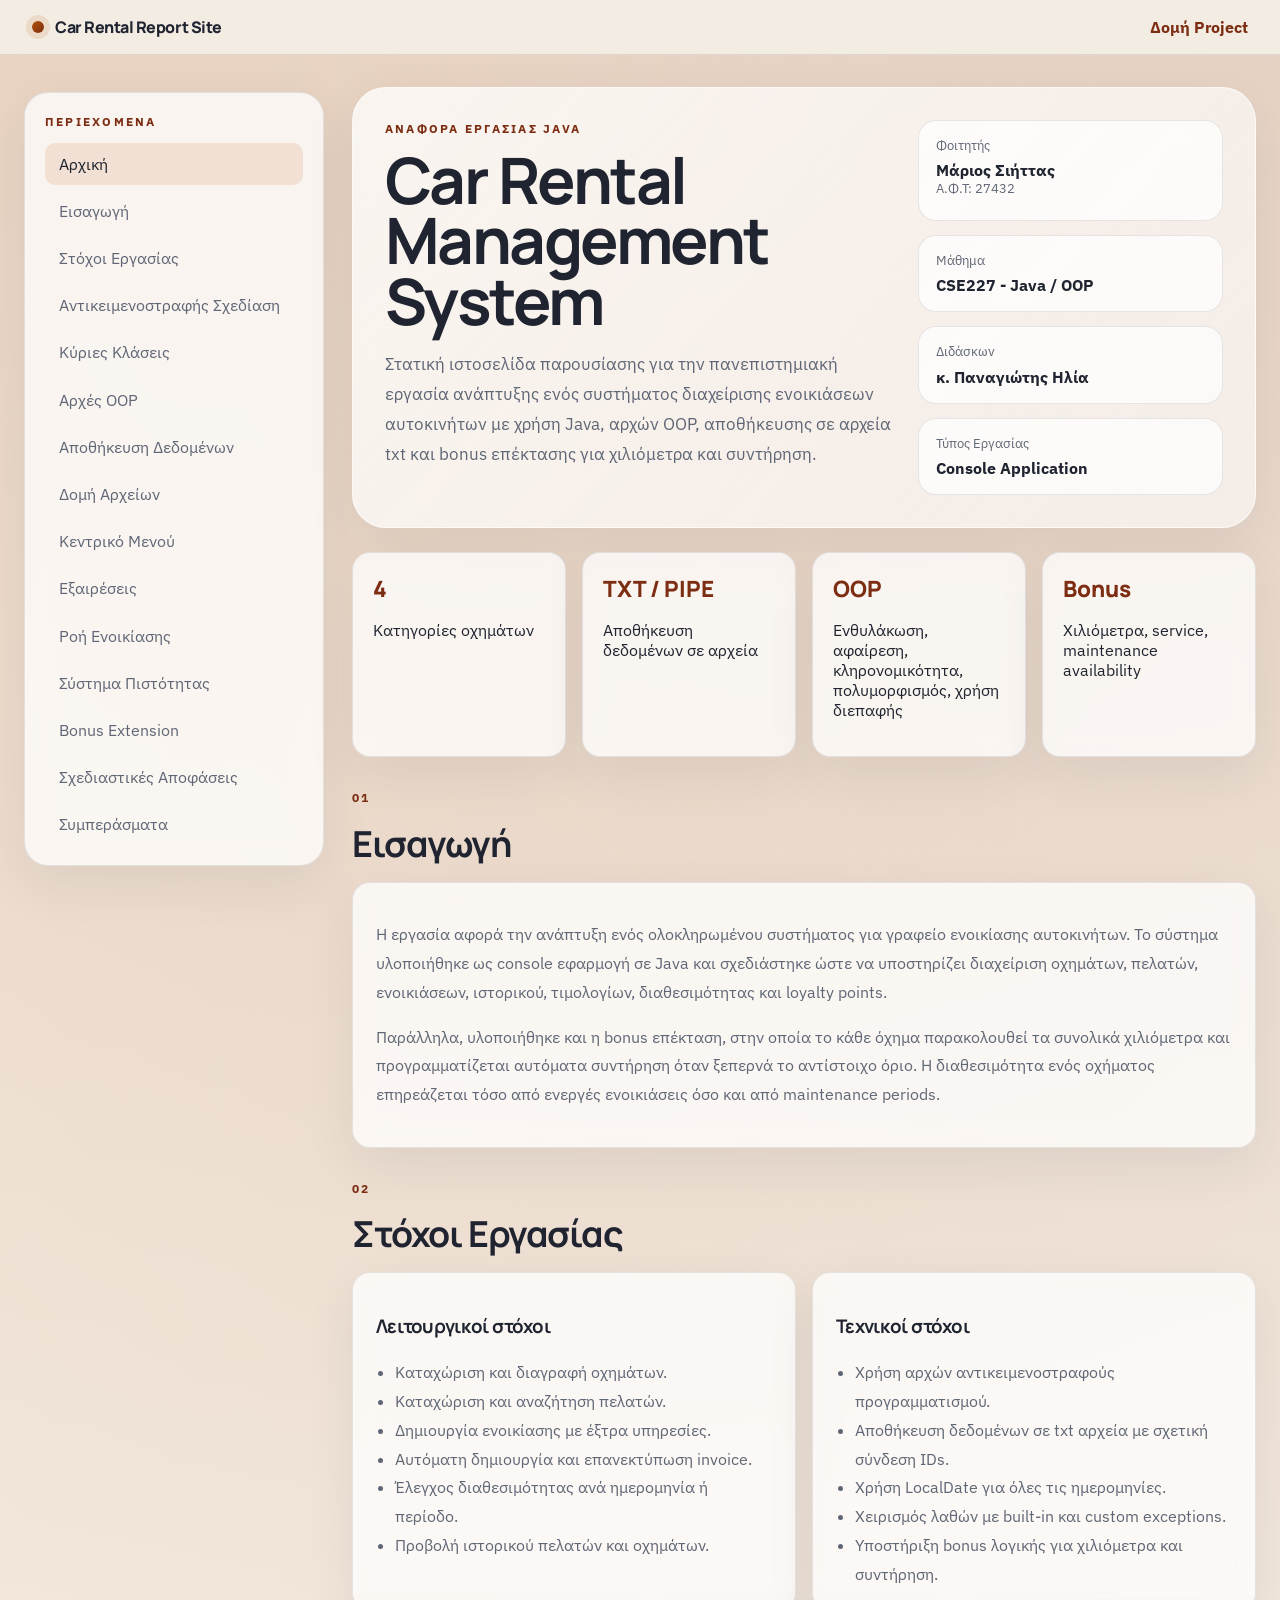
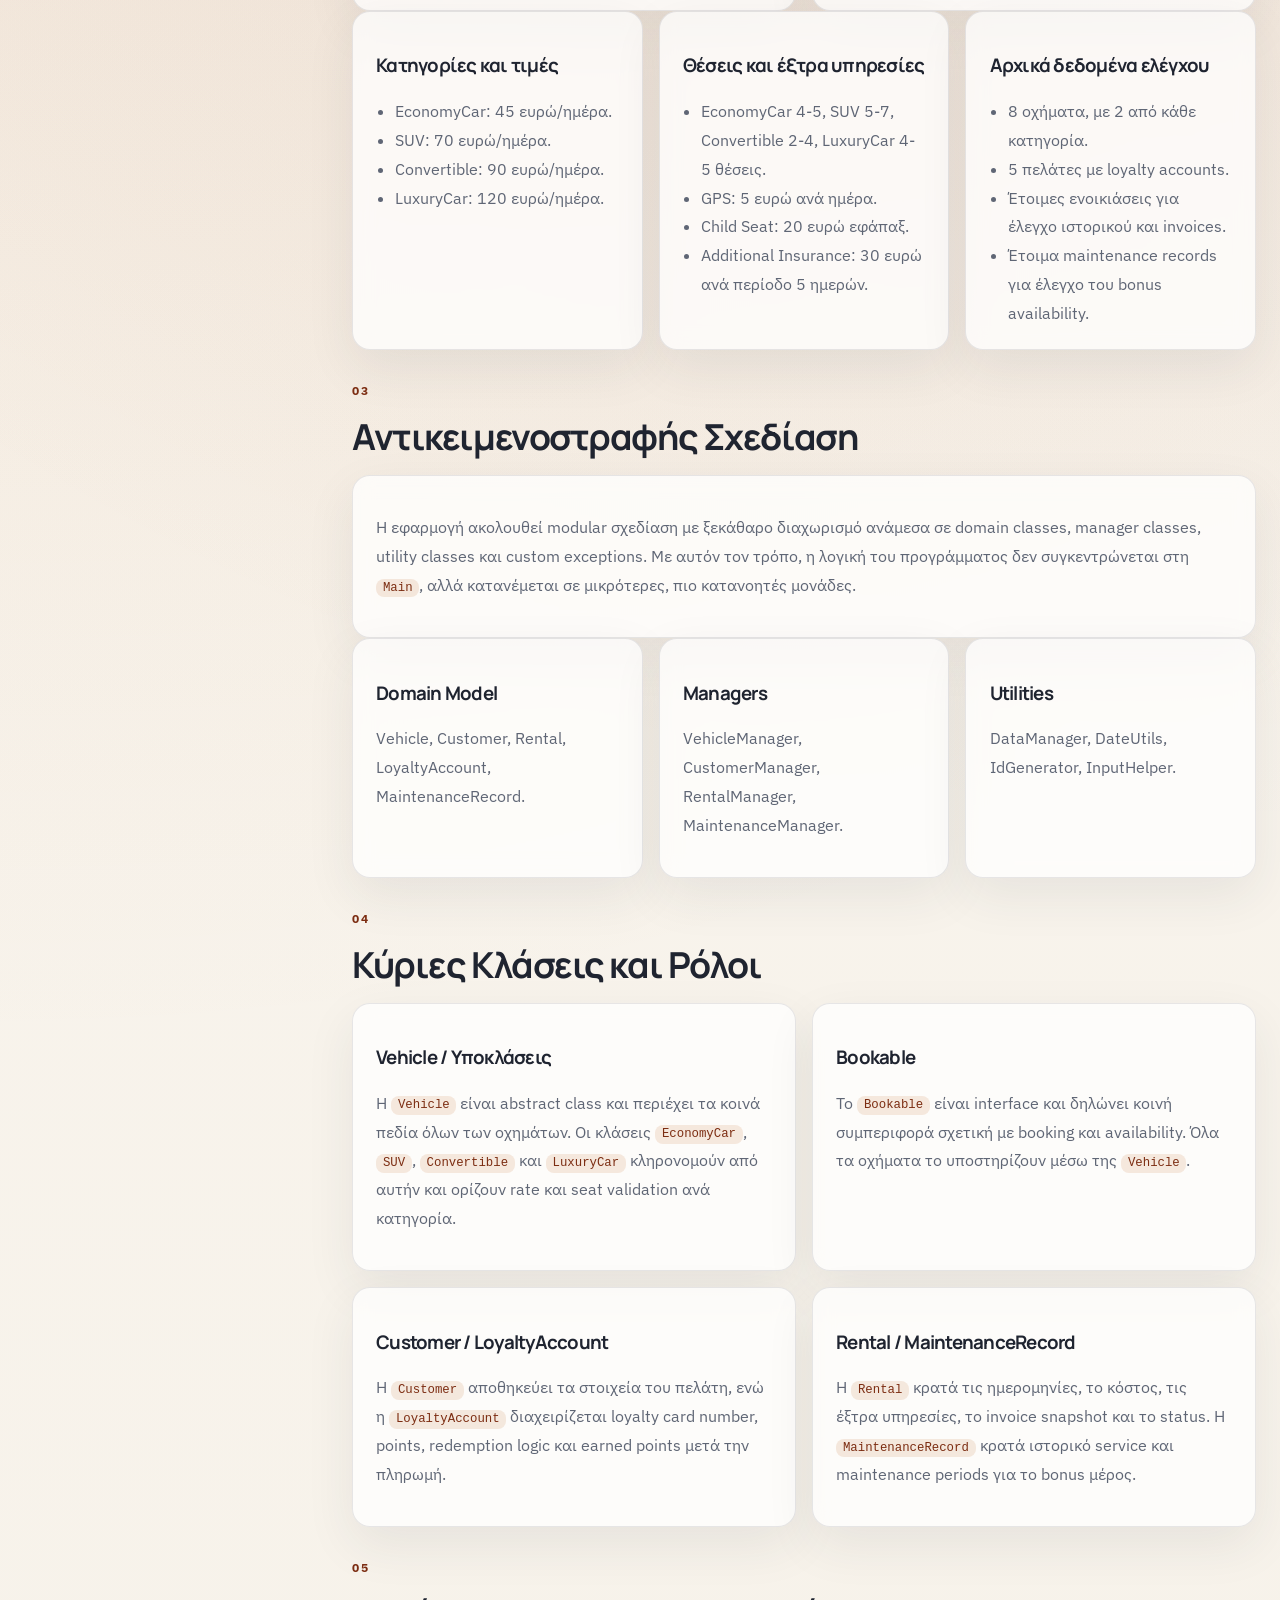
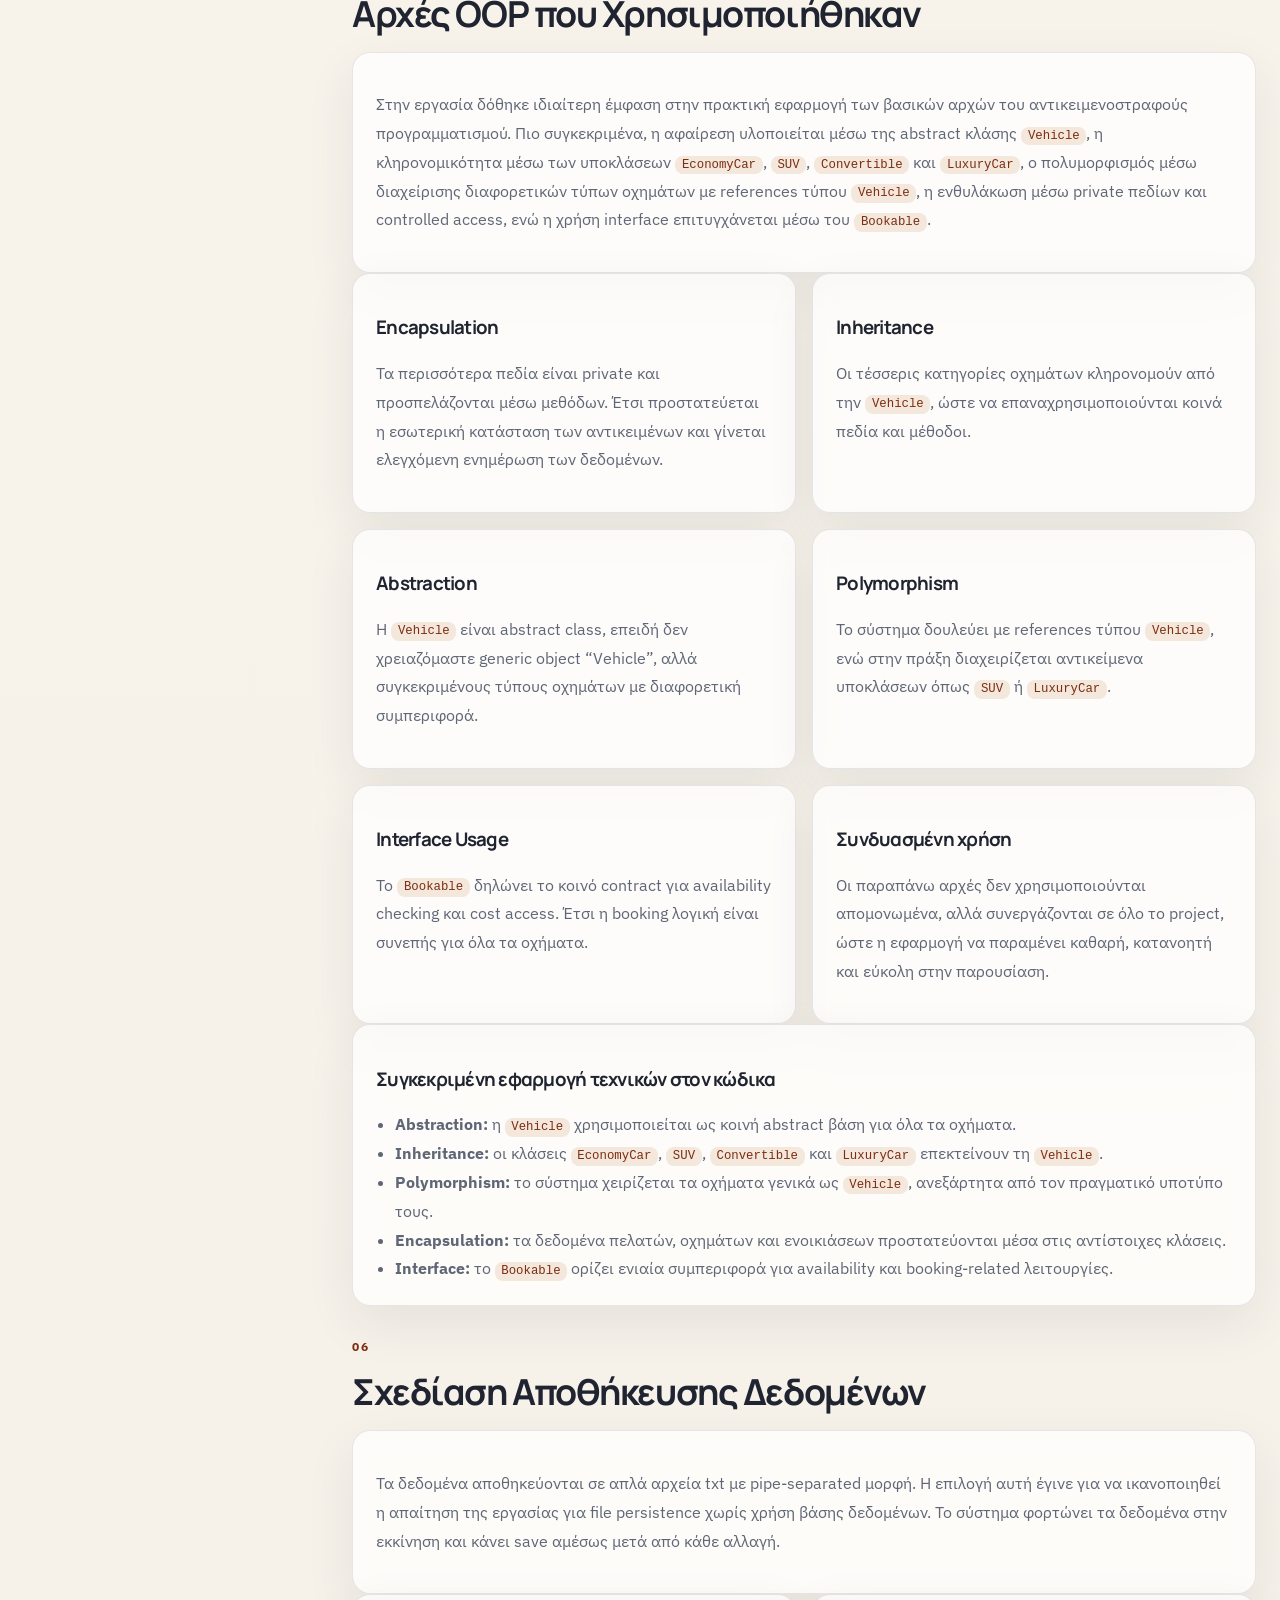
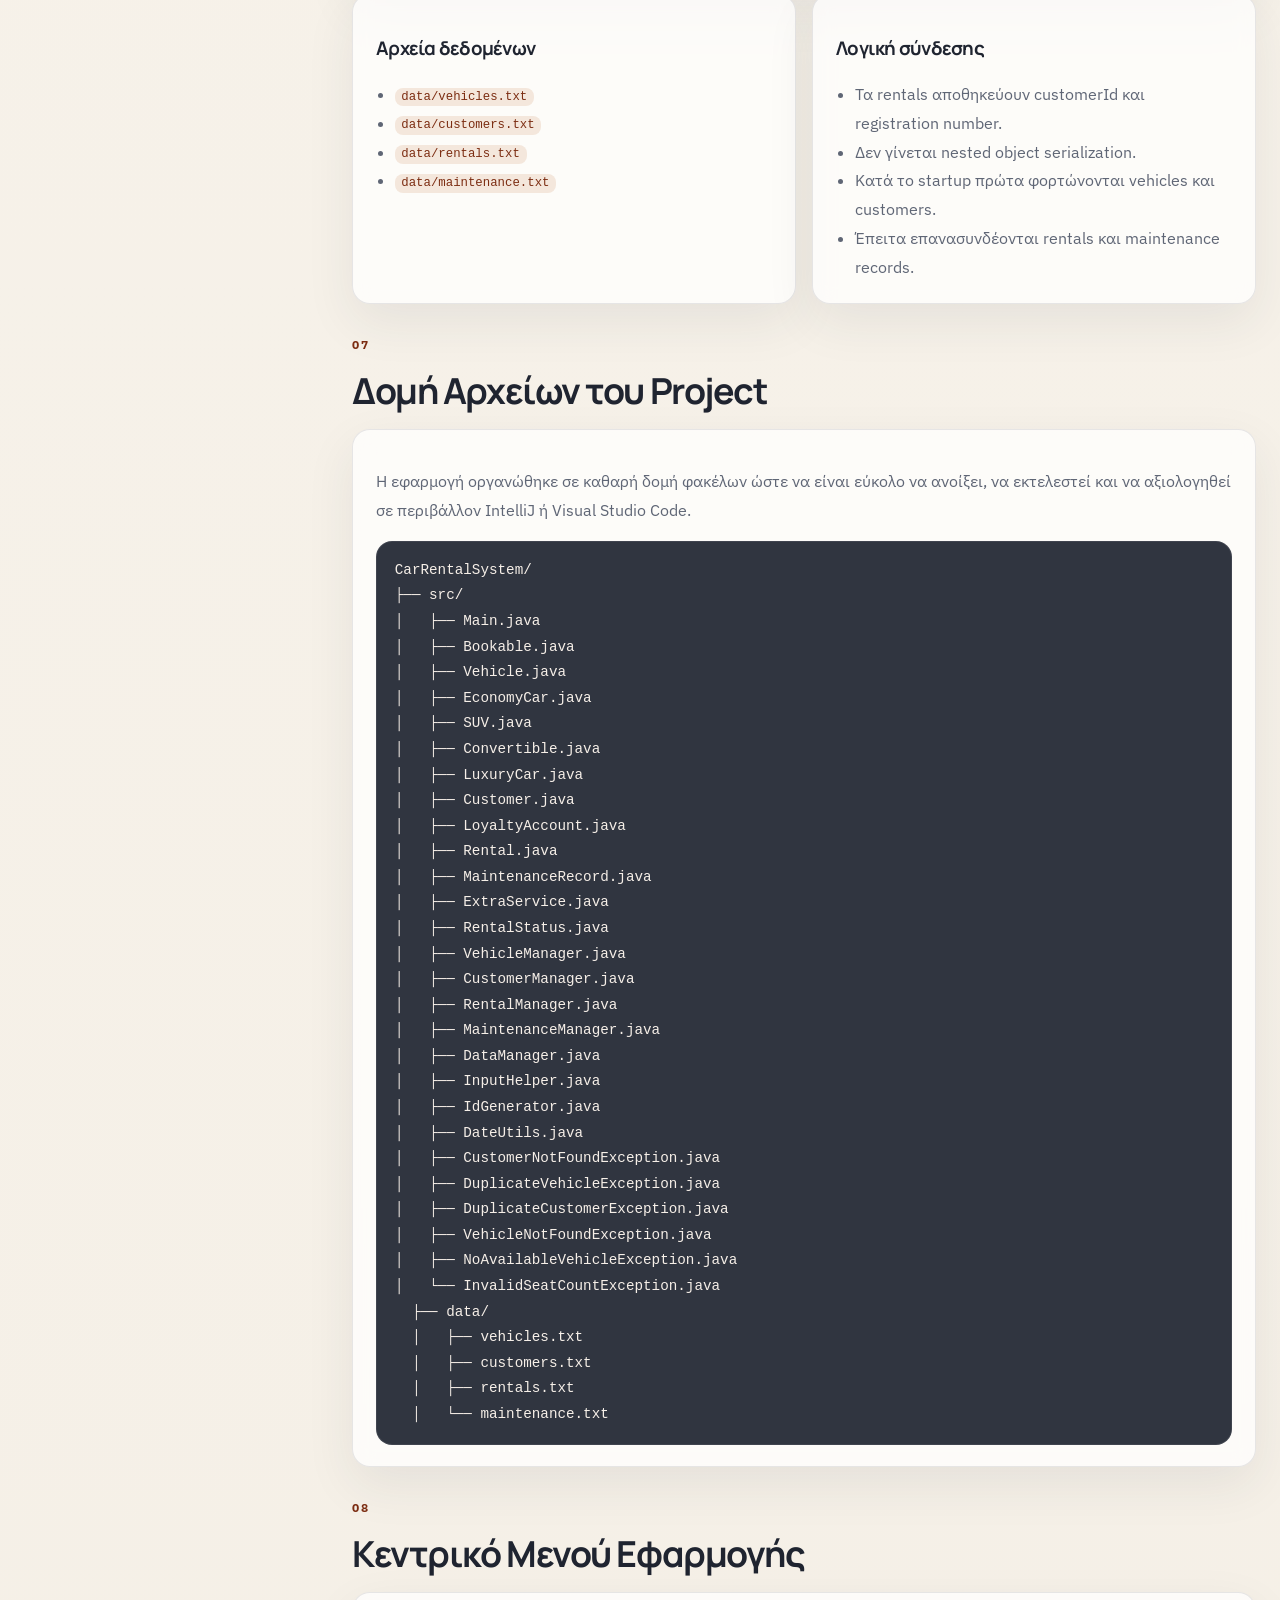
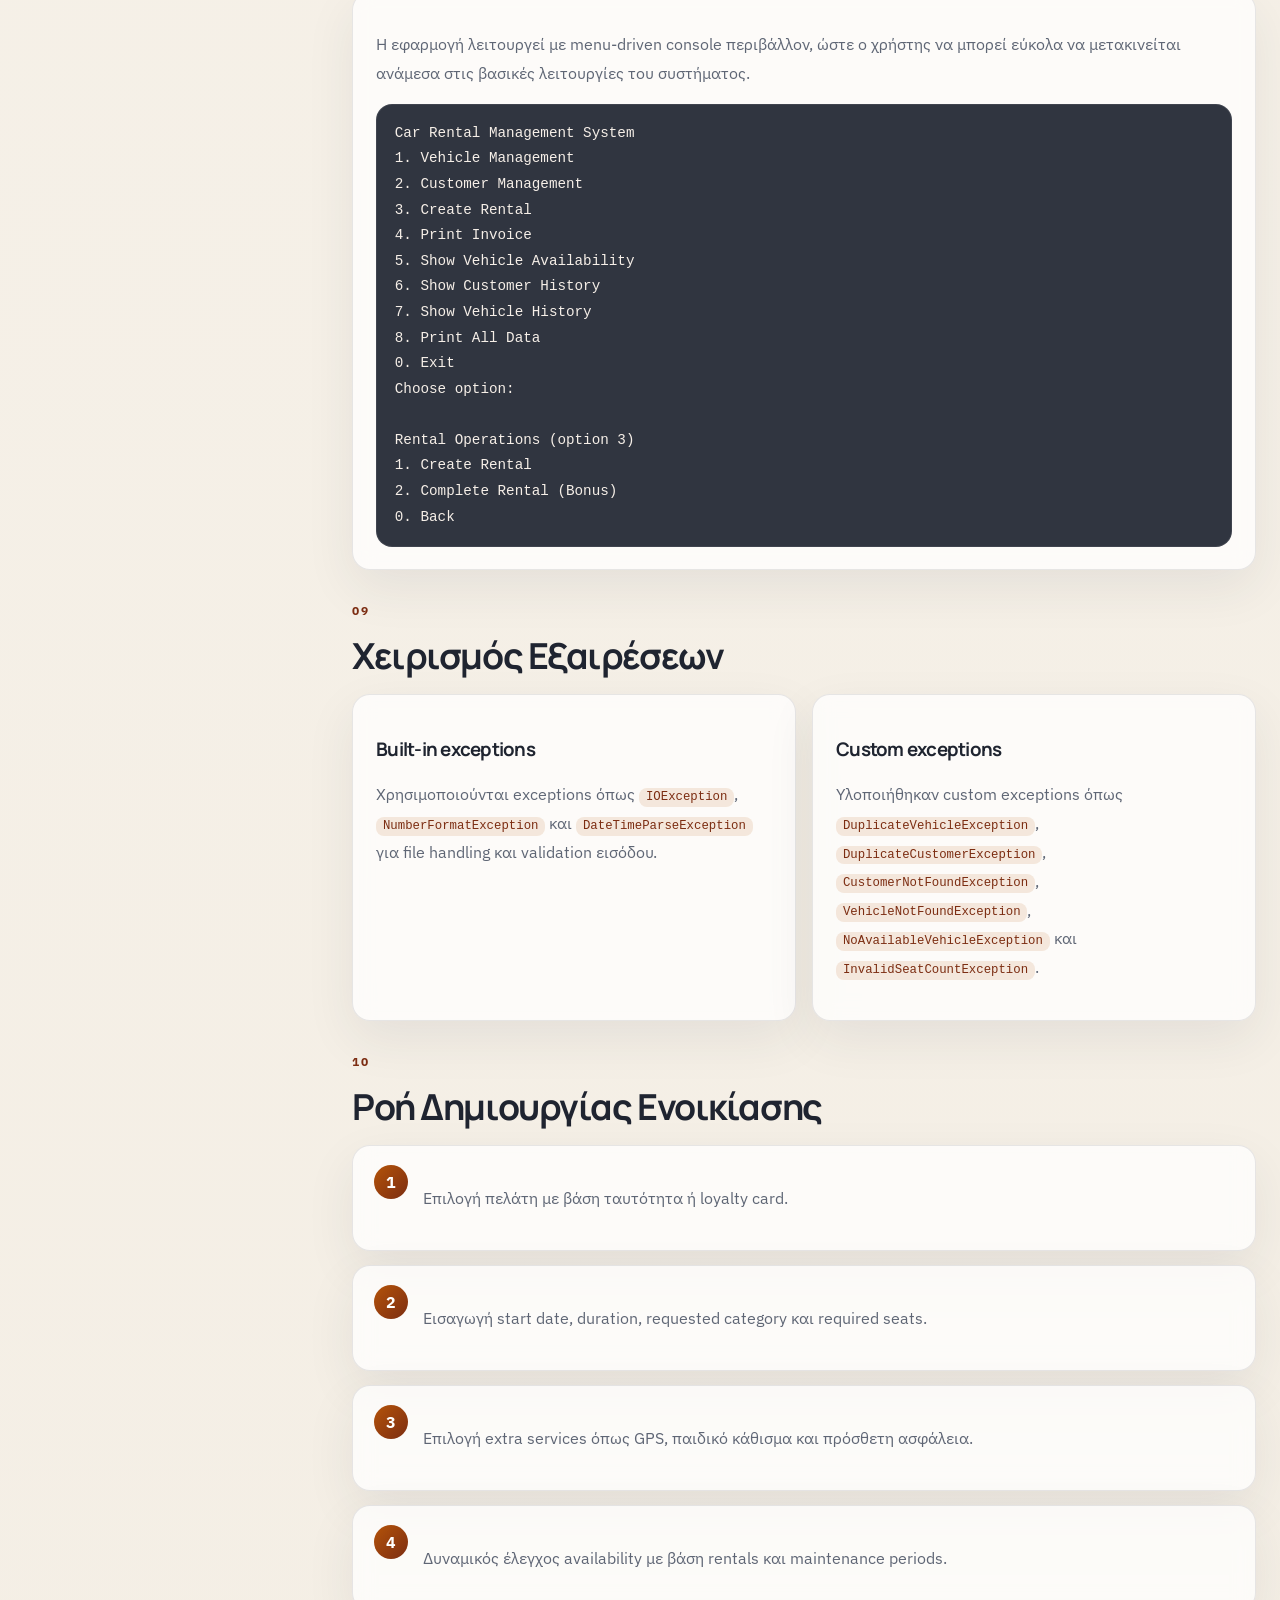
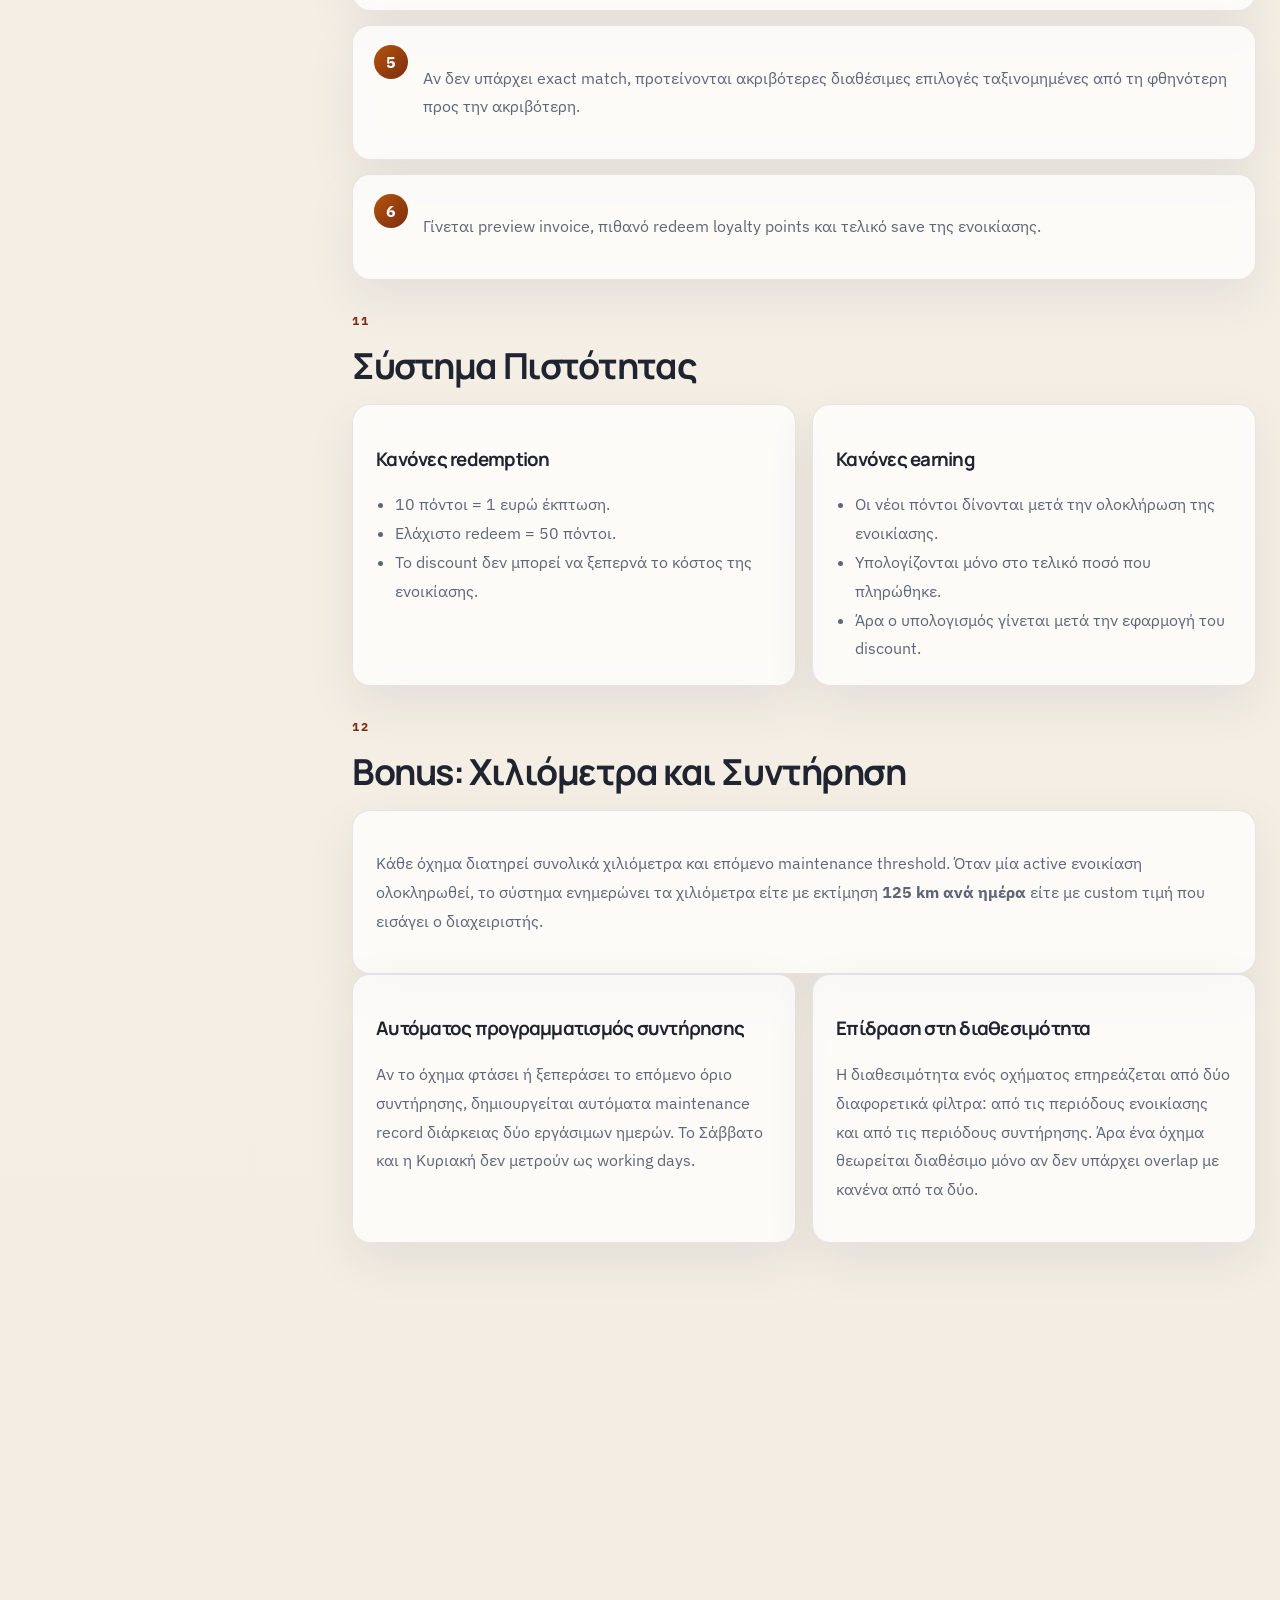
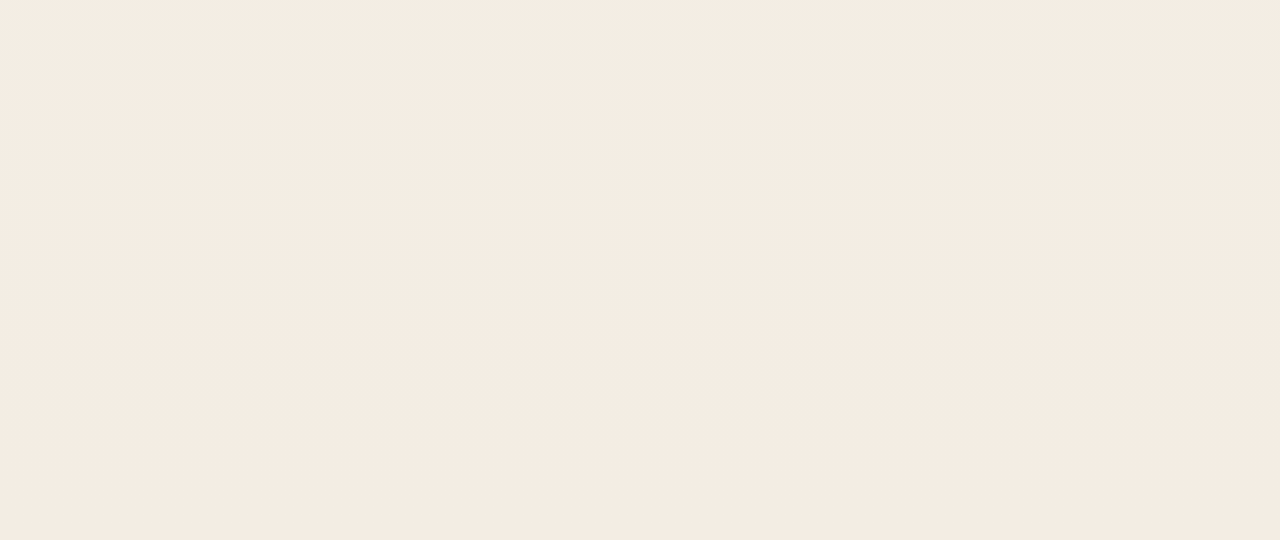
<file: docs/index.html>
<!DOCTYPE html>
<html lang="el">
<head>
    <meta charset="UTF-8">
    <meta name="viewport" content="width=device-width, initial-scale=1.0">
    <title>Car Rental Management System - Αναφορά Εργασίας</title>
    <link rel="preconnect" href="https://fonts.googleapis.com">
    <link rel="preconnect" href="https://fonts.gstatic.com" crossorigin>
    <link href="https://fonts.googleapis.com/css2?family=Manrope:wght@400;500;700;800&family=IBM+Plex+Sans:wght@400;500;600&display=swap" rel="stylesheet">
    <link rel="stylesheet" href="styles.css">
</head>
<body>
    <header class="topbar">
        <div class="brand">
            <span class="brand-dot"></span>
            <span>Car Rental Report Site</span>
        </div>
        <a class="topbar-link" href="#file-structure">Δομή Project</a>
    </header>

    <div class="page-shell">
        <aside class="sidebar">
            <div class="sidebar-card">
                <p class="sidebar-kicker">Περιεχόμενα</p>
                <nav class="side-nav">
                    <a href="#hero">Αρχική</a>
                    <a href="#introduction">Εισαγωγή</a>
                    <a href="#goals">Στόχοι Εργασίας</a>
                    <a href="#oop-design">Αντικειμενοστραφής Σχεδίαση</a>
                    <a href="#classes">Κύριες Κλάσεις</a>
                    <a href="#oop-principles">Αρχές OOP</a>
                    <a href="#persistence">Αποθήκευση Δεδομένων</a>
                    <a href="#file-structure">Δομή Αρχείων</a>
                    <a href="#main-menu">Κεντρικό Μενού</a>
                    <a href="#exceptions">Εξαιρέσεις</a>
                    <a href="#rental-flow">Ροή Ενοικίασης</a>
                    <a href="#loyalty">Σύστημα Πιστότητας</a>
                    <a href="#bonus">Bonus Extension</a>
                    <a href="#decisions">Σχεδιαστικές Αποφάσεις</a>
                    <a href="#conclusion">Συμπεράσματα</a>
                </nav>
            </div>
        </aside>

        <main class="content">
            <section id="hero" class="hero reveal">
                <div class="hero-copy">
                    <p class="eyebrow">Αναφορά Εργασίας Java</p>
                    <h1>Car Rental Management System</h1>
                    <p class="hero-text">
                        Στατική ιστοσελίδα παρουσίασης για την πανεπιστημιακή εργασία ανάπτυξης ενός
                        συστήματος διαχείρισης ενοικιάσεων αυτοκινήτων με χρήση Java, αρχών OOP,
                        αποθήκευσης σε αρχεία txt και bonus επέκτασης για χιλιόμετρα και συντήρηση.
                    </p>
                </div>

                <div class="hero-meta">
                    <div class="meta-card">
                        <span class="meta-label">Φοιτητής</span>
                        <strong>Μάριος Σιήττας</strong>
                        <span class="meta-label">Α.Φ.Τ: 27432</span>
                    </div>
                    <div class="meta-card">
                        <span class="meta-label">Μάθημα</span>
                        <strong>CSE227 - Java / OOP</strong>
                    </div>
                    <div class="meta-card">
                        <span class="meta-label">Διδάσκων</span>
                        <strong>κ. Παναγιώτης Ηλία</strong>
                    </div>
                    <div class="meta-card">
                        <span class="meta-label">Τύπος Εργασίας</span>
                        <strong>Console Application</strong>
                    </div>
                </div>
            </section>

            <section class="stats reveal">
                <article class="stat-card">
                    <span class="stat-number">4</span>
                    <p>Κατηγορίες οχημάτων</p>
                </article>
                <article class="stat-card">
                    <span class="stat-number">TXT / PIPE</span>
                    <p>Αποθήκευση δεδομένων σε αρχεία</p>
                </article>
                <article class="stat-card">
                    <span class="stat-number">OOP</span>
                    <p>Ενθυλάκωση, αφαίρεση, κληρονομικότητα, πολυμορφισμός, χρήση διεπαφής</p>
                </article>
                <article class="stat-card">
                    <span class="stat-number">Bonus</span>
                    <p>Χιλιόμετρα, service, maintenance availability</p>
                </article>
            </section>

            <section id="introduction" class="section reveal">
                <div class="section-heading">
                    <p class="eyebrow">01</p>
                    <h2>Εισαγωγή</h2>
                </div>
                <div class="card">
                    <p>
                        Η εργασία αφορά την ανάπτυξη ενός ολοκληρωμένου συστήματος για γραφείο ενοικίασης
                        αυτοκινήτων. Το σύστημα υλοποιήθηκε ως console εφαρμογή σε Java και σχεδιάστηκε
                        ώστε να υποστηρίζει διαχείριση οχημάτων, πελατών, ενοικιάσεων, ιστορικού,
                        τιμολογίων, διαθεσιμότητας και loyalty points.
                    </p>
                    <p>
                        Παράλληλα, υλοποιήθηκε και η bonus επέκταση, στην οποία το κάθε όχημα παρακολουθεί
                        τα συνολικά χιλιόμετρα και προγραμματίζεται αυτόματα συντήρηση όταν ξεπερνά το
                        αντίστοιχο όριο. Η διαθεσιμότητα ενός οχήματος επηρεάζεται τόσο από ενεργές
                        ενοικιάσεις όσο και από maintenance periods.
                    </p>
                </div>
            </section>

            <section id="goals" class="section reveal">
                <div class="section-heading">
                    <p class="eyebrow">02</p>
                    <h2>Στόχοι Εργασίας</h2>
                </div>
                <div class="grid two-columns">
                    <article class="card bullet-card">
                        <h3>Λειτουργικοί στόχοι</h3>
                        <ul>
                            <li>Καταχώριση και διαγραφή οχημάτων.</li>
                            <li>Καταχώριση και αναζήτηση πελατών.</li>
                            <li>Δημιουργία ενοικίασης με έξτρα υπηρεσίες.</li>
                            <li>Αυτόματη δημιουργία και επανεκτύπωση invoice.</li>
                            <li>Έλεγχος διαθεσιμότητας ανά ημερομηνία ή περίοδο.</li>
                            <li>Προβολή ιστορικού πελατών και οχημάτων.</li>
                        </ul>
                    </article>
                    <article class="card bullet-card">
                        <h3>Τεχνικοί στόχοι</h3>
                        <ul>
                            <li>Χρήση αρχών αντικειμενοστραφούς προγραμματισμού.</li>
                            <li>Αποθήκευση δεδομένων σε txt αρχεία με σχετική σύνδεση IDs.</li>
                            <li>Χρήση LocalDate για όλες τις ημερομηνίες.</li>
                            <li>Χειρισμός λαθών με built-in και custom exceptions.</li>
                            <li>Υποστήριξη bonus λογικής για χιλιόμετρα και συντήρηση.</li>
                        </ul>
                    </article>
                </div>
                <div class="grid three-columns">
                    <article class="card bullet-card">
                        <h3>Κατηγορίες και τιμές</h3>
                        <ul>
                            <li>EconomyCar: 45 ευρώ/ημέρα.</li>
                            <li>SUV: 70 ευρώ/ημέρα.</li>
                            <li>Convertible: 90 ευρώ/ημέρα.</li>
                            <li>LuxuryCar: 120 ευρώ/ημέρα.</li>
                        </ul>
                    </article>
                    <article class="card bullet-card">
                        <h3>Θέσεις και έξτρα υπηρεσίες</h3>
                        <ul>
                            <li>EconomyCar 4-5, SUV 5-7, Convertible 2-4, LuxuryCar 4-5 θέσεις.</li>
                            <li>GPS: 5 ευρώ ανά ημέρα.</li>
                            <li>Child Seat: 20 ευρώ εφάπαξ.</li>
                            <li>Additional Insurance: 30 ευρώ ανά περίοδο 5 ημερών.</li>
                        </ul>
                    </article>
                    <article class="card bullet-card">
                        <h3>Αρχικά δεδομένα ελέγχου</h3>
                        <ul>
                            <li>8 οχήματα, με 2 από κάθε κατηγορία.</li>
                            <li>5 πελάτες με loyalty accounts.</li>
                            <li>Έτοιμες ενοικιάσεις για έλεγχο ιστορικού και invoices.</li>
                            <li>Έτοιμα maintenance records για έλεγχο του bonus availability.</li>
                        </ul>
                    </article>
                </div>
            </section>

            <section id="oop-design" class="section reveal">
                <div class="section-heading">
                    <p class="eyebrow">03</p>
                    <h2>Αντικειμενοστραφής Σχεδίαση</h2>
                </div>
                <div class="card">
                    <p>
                        Η εφαρμογή ακολουθεί modular σχεδίαση με ξεκάθαρο διαχωρισμό ανάμεσα σε domain
                        classes, manager classes, utility classes και custom exceptions. Με αυτόν τον τρόπο,
                        η λογική του προγράμματος δεν συγκεντρώνεται στη <code>Main</code>, αλλά
                        κατανέμεται σε μικρότερες, πιο κατανοητές μονάδες.
                    </p>
                </div>
                <div class="grid three-columns">
                    <article class="card mini-card">
                        <h3>Domain Model</h3>
                        <p>Vehicle, Customer, Rental, LoyaltyAccount, MaintenanceRecord.</p>
                    </article>
                    <article class="card mini-card">
                        <h3>Managers</h3>
                        <p>VehicleManager, CustomerManager, RentalManager, MaintenanceManager.</p>
                    </article>
                    <article class="card mini-card">
                        <h3>Utilities</h3>
                        <p>DataManager, DateUtils, IdGenerator, InputHelper.</p>
                    </article>
                </div>
            </section>

            <section id="classes" class="section reveal">
                <div class="section-heading">
                    <p class="eyebrow">04</p>
                    <h2>Κύριες Κλάσεις και Ρόλοι</h2>
                </div>
                <div class="grid two-columns">
                    <article class="card">
                        <h3>Vehicle / Υποκλάσεις</h3>
                        <p>
                            Η <code>Vehicle</code> είναι abstract class και περιέχει τα κοινά πεδία όλων των
                            οχημάτων. Οι κλάσεις <code>EconomyCar</code>, <code>SUV</code>,
                            <code>Convertible</code> και <code>LuxuryCar</code> κληρονομούν από αυτήν
                            και ορίζουν rate και seat validation ανά κατηγορία.
                        </p>
                    </article>
                    <article class="card">
                        <h3>Bookable</h3>
                        <p>
                            Το <code>Bookable</code> είναι interface και δηλώνει κοινή συμπεριφορά σχετική με
                            booking και availability. Όλα τα οχήματα το υποστηρίζουν μέσω της
                            <code>Vehicle</code>.
                        </p>
                    </article>
                    <article class="card">
                        <h3>Customer / LoyaltyAccount</h3>
                        <p>
                            Η <code>Customer</code> αποθηκεύει τα στοιχεία του πελάτη, ενώ η
                            <code>LoyaltyAccount</code> διαχειρίζεται loyalty card number, points,
                            redemption logic και earned points μετά την πληρωμή.
                        </p>
                    </article>
                    <article class="card">
                        <h3>Rental / MaintenanceRecord</h3>
                        <p>
                            Η <code>Rental</code> κρατά τις ημερομηνίες, το κόστος, τις έξτρα υπηρεσίες,
                            το invoice snapshot και το status. Η <code>MaintenanceRecord</code> κρατά
                            ιστορικό service και maintenance periods για το bonus μέρος.
                        </p>
                    </article>
                </div>
            </section>

            <section id="oop-principles" class="section reveal">
                <div class="section-heading">
                    <p class="eyebrow">05</p>
                    <h2>Αρχές OOP που Χρησιμοποιήθηκαν</h2>
                </div>
                <div class="card">
                    <p>
                        Στην εργασία δόθηκε ιδιαίτερη έμφαση στην πρακτική εφαρμογή των βασικών αρχών
                        του αντικειμενοστραφούς προγραμματισμού. Πιο συγκεκριμένα, η αφαίρεση
                        υλοποιείται μέσω της abstract κλάσης <code>Vehicle</code>, η κληρονομικότητα
                        μέσω των υποκλάσεων <code>EconomyCar</code>, <code>SUV</code>,
                        <code>Convertible</code> και <code>LuxuryCar</code>, ο πολυμορφισμός μέσω
                        διαχείρισης διαφορετικών τύπων οχημάτων με references τύπου
                        <code>Vehicle</code>, η ενθυλάκωση μέσω private πεδίων και controlled access,
                        ενώ η χρήση interface επιτυγχάνεται μέσω του <code>Bookable</code>.
                    </p>
                </div>
                <div class="grid two-columns">
                    <article class="card concept-card">
                        <h3>Encapsulation</h3>
                        <p>
                            Τα περισσότερα πεδία είναι private και προσπελάζονται μέσω μεθόδων.
                            Έτσι προστατεύεται η εσωτερική κατάσταση των αντικειμένων και γίνεται
                            ελεγχόμενη ενημέρωση των δεδομένων.
                        </p>
                    </article>
                    <article class="card concept-card">
                        <h3>Inheritance</h3>
                        <p>
                            Οι τέσσερις κατηγορίες οχημάτων κληρονομούν από την <code>Vehicle</code>,
                            ώστε να επαναχρησιμοποιούνται κοινά πεδία και μέθοδοι.
                        </p>
                    </article>
                    <article class="card concept-card">
                        <h3>Abstraction</h3>
                        <p>
                            Η <code>Vehicle</code> είναι abstract class, επειδή δεν χρειαζόμαστε generic
                            object “Vehicle”, αλλά συγκεκριμένους τύπους οχημάτων με διαφορετική συμπεριφορά.
                        </p>
                    </article>
                    <article class="card concept-card">
                        <h3>Polymorphism</h3>
                        <p>
                            Το σύστημα δουλεύει με references τύπου <code>Vehicle</code>,
                            ενώ στην πράξη διαχειρίζεται αντικείμενα υποκλάσεων όπως
                            <code>SUV</code> ή <code>LuxuryCar</code>.
                        </p>
                    </article>
                    <article class="card concept-card">
                        <h3>Interface Usage</h3>
                        <p>
                            Το <code>Bookable</code> δηλώνει το κοινό contract για availability checking
                            και cost access. Έτσι η booking λογική είναι συνεπής για όλα τα οχήματα.
                        </p>
                    </article>
                    <article class="card concept-card">
                        <h3>Συνδυασμένη χρήση</h3>
                        <p>
                            Οι παραπάνω αρχές δεν χρησιμοποιούνται απομονωμένα, αλλά συνεργάζονται σε όλο
                            το project, ώστε η εφαρμογή να παραμένει καθαρή, κατανοητή και εύκολη
                            στην παρουσίαση.
                        </p>
                    </article>
                </div>
                <div class="card bullet-card">
                    <h3>Συγκεκριμένη εφαρμογή τεχνικών στον κώδικα</h3>
                    <ul>
                        <li><strong>Abstraction:</strong> η <code>Vehicle</code> χρησιμοποιείται ως κοινή abstract βάση για όλα τα οχήματα.</li>
                        <li><strong>Inheritance:</strong> οι κλάσεις <code>EconomyCar</code>, <code>SUV</code>, <code>Convertible</code> και <code>LuxuryCar</code> επεκτείνουν τη <code>Vehicle</code>.</li>
                        <li><strong>Polymorphism:</strong> το σύστημα χειρίζεται τα οχήματα γενικά ως <code>Vehicle</code>, ανεξάρτητα από τον πραγματικό υποτύπο τους.</li>
                        <li><strong>Encapsulation:</strong> τα δεδομένα πελατών, οχημάτων και ενοικιάσεων προστατεύονται μέσα στις αντίστοιχες κλάσεις.</li>
                        <li><strong>Interface:</strong> το <code>Bookable</code> ορίζει ενιαία συμπεριφορά για availability και booking-related λειτουργίες.</li>
                    </ul>
                </div>
            </section>

            <section id="persistence" class="section reveal">
                <div class="section-heading">
                    <p class="eyebrow">06</p>
                    <h2>Σχεδίαση Αποθήκευσης Δεδομένων</h2>
                </div>
                <div class="card">
                    <p>
                        Τα δεδομένα αποθηκεύονται σε απλά αρχεία txt με pipe-separated μορφή. Η επιλογή
                        αυτή έγινε για να ικανοποιηθεί η απαίτηση της εργασίας για file persistence χωρίς
                        χρήση βάσης δεδομένων. Το σύστημα φορτώνει τα δεδομένα στην εκκίνηση και κάνει
                        save αμέσως μετά από κάθε αλλαγή.
                    </p>
                </div>
                <div class="grid two-columns">
                    <article class="card bullet-card">
                        <h3>Αρχεία δεδομένων</h3>
                        <ul>
                            <li><code>data/vehicles.txt</code></li>
                            <li><code>data/customers.txt</code></li>
                            <li><code>data/rentals.txt</code></li>
                            <li><code>data/maintenance.txt</code></li>
                        </ul>
                    </article>
                    <article class="card bullet-card">
                        <h3>Λογική σύνδεσης</h3>
                        <ul>
                            <li>Τα rentals αποθηκεύουν customerId και registration number.</li>
                            <li>Δεν γίνεται nested object serialization.</li>
                            <li>Κατά το startup πρώτα φορτώνονται vehicles και customers.</li>
                            <li>Έπειτα επανασυνδέονται rentals και maintenance records.</li>
                        </ul>
                    </article>
                </div>
            </section>

            <section id="file-structure" class="section reveal">
                <div class="section-heading">
                    <p class="eyebrow">07</p>
                    <h2>Δομή Αρχείων του Project</h2>
                </div>
                <div class="card">
                    <p>
                        Η εφαρμογή οργανώθηκε σε καθαρή δομή φακέλων ώστε να είναι εύκολο να ανοίξει,
                        να εκτελεστεί και να αξιολογηθεί σε περιβάλλον IntelliJ ή Visual Studio Code.
                    </p>
                    <pre class="structure-block"><code>CarRentalSystem/
├── src/
│   ├── Main.java
│   ├── Bookable.java
│   ├── Vehicle.java
│   ├── EconomyCar.java
│   ├── SUV.java
│   ├── Convertible.java
│   ├── LuxuryCar.java
│   ├── Customer.java
│   ├── LoyaltyAccount.java
│   ├── Rental.java
│   ├── MaintenanceRecord.java
│   ├── ExtraService.java
│   ├── RentalStatus.java
│   ├── VehicleManager.java
│   ├── CustomerManager.java
│   ├── RentalManager.java
│   ├── MaintenanceManager.java
│   ├── DataManager.java
│   ├── InputHelper.java
│   ├── IdGenerator.java
│   ├── DateUtils.java
│   ├── CustomerNotFoundException.java
│   ├── DuplicateVehicleException.java
│   ├── DuplicateCustomerException.java
│   ├── VehicleNotFoundException.java
│   ├── NoAvailableVehicleException.java
│   └── InvalidSeatCountException.java
  ├── data/
  │   ├── vehicles.txt
  │   ├── customers.txt
  │   ├── rentals.txt
  │   └── maintenance.txt</code></pre>
      </div>
  </section>

            <section id="main-menu" class="section reveal">
                <div class="section-heading">
                    <p class="eyebrow">08</p>
                    <h2>Κεντρικό Μενού Εφαρμογής</h2>
                </div>
                <div class="card">
                    <p>
                        Η εφαρμογή λειτουργεί με menu-driven console περιβάλλον, ώστε ο χρήστης να μπορεί
                        εύκολα να μετακινείται ανάμεσα στις βασικές λειτουργίες του συστήματος.
                    </p>
                    <pre class="structure-block"><code>Car Rental Management System
1. Vehicle Management
2. Customer Management
3. Create Rental
4. Print Invoice
5. Show Vehicle Availability
6. Show Customer History
7. Show Vehicle History
8. Print All Data
0. Exit
Choose option:

Rental Operations (option 3)
1. Create Rental
2. Complete Rental (Bonus)
0. Back</code></pre>
                </div>
            </section>

            <section id="exceptions" class="section reveal">
                <div class="section-heading">
                    <p class="eyebrow">09</p>
                    <h2>Χειρισμός Εξαιρέσεων</h2>
                </div>
                <div class="grid two-columns">
                    <article class="card">
                        <h3>Built-in exceptions</h3>
                        <p>
                            Χρησιμοποιούνται exceptions όπως <code>IOException</code>,
                            <code>NumberFormatException</code> και <code>DateTimeParseException</code>
                            για file handling και validation εισόδου.
                        </p>
                    </article>
                    <article class="card">
                        <h3>Custom exceptions</h3>
                        <p>
                            Υλοποιήθηκαν custom exceptions όπως
                            <code>DuplicateVehicleException</code>,
                            <code>DuplicateCustomerException</code>,
                            <code>CustomerNotFoundException</code>,
                            <code>VehicleNotFoundException</code>,
                            <code>NoAvailableVehicleException</code> και
                            <code>InvalidSeatCountException</code>.
                        </p>
                    </article>
                </div>
            </section>

            <section id="rental-flow" class="section reveal">
                <div class="section-heading">
                    <p class="eyebrow">10</p>
                    <h2>Ροή Δημιουργίας Ενοικίασης</h2>
                </div>
                <div class="timeline">
                    <article class="timeline-item card">
                        <span class="timeline-step">1</span>
                        <p>Επιλογή πελάτη με βάση ταυτότητα ή loyalty card.</p>
                    </article>
                    <article class="timeline-item card">
                        <span class="timeline-step">2</span>
                        <p>Εισαγωγή start date, duration, requested category και required seats.</p>
                    </article>
                    <article class="timeline-item card">
                        <span class="timeline-step">3</span>
                        <p>Επιλογή extra services όπως GPS, παιδικό κάθισμα και πρόσθετη ασφάλεια.</p>
                    </article>
                    <article class="timeline-item card">
                        <span class="timeline-step">4</span>
                        <p>Δυναμικός έλεγχος availability με βάση rentals και maintenance periods.</p>
                    </article>
                    <article class="timeline-item card">
                        <span class="timeline-step">5</span>
                        <p>Αν δεν υπάρχει exact match, προτείνονται ακριβότερες διαθέσιμες επιλογές ταξινομημένες από τη φθηνότερη προς την ακριβότερη.</p>
                    </article>
                    <article class="timeline-item card">
                        <span class="timeline-step">6</span>
                        <p>Γίνεται preview invoice, πιθανό redeem loyalty points και τελικό save της ενοικίασης.</p>
                    </article>
                </div>
            </section>

            <section id="loyalty" class="section reveal">
                <div class="section-heading">
                    <p class="eyebrow">11</p>
                    <h2>Σύστημα Πιστότητας</h2>
                </div>
                <div class="grid two-columns">
                    <article class="card bullet-card">
                        <h3>Κανόνες redemption</h3>
                        <ul>
                            <li>10 πόντοι = 1 ευρώ έκπτωση.</li>
                            <li>Ελάχιστο redeem = 50 πόντοι.</li>
                            <li>Το discount δεν μπορεί να ξεπερνά το κόστος της ενοικίασης.</li>
                        </ul>
                    </article>
                    <article class="card bullet-card">
                        <h3>Κανόνες earning</h3>
                        <ul>
                            <li>Οι νέοι πόντοι δίνονται μετά την ολοκλήρωση της ενοικίασης.</li>
                            <li>Υπολογίζονται μόνο στο τελικό ποσό που πληρώθηκε.</li>
                            <li>Άρα ο υπολογισμός γίνεται μετά την εφαρμογή του discount.</li>
                        </ul>
                    </article>
                </div>
            </section>

            <section id="bonus" class="section reveal">
                <div class="section-heading">
                    <p class="eyebrow">12</p>
                    <h2>Bonus: Χιλιόμετρα και Συντήρηση</h2>
                </div>
                <div class="card">
                    <p>
                        Κάθε όχημα διατηρεί συνολικά χιλιόμετρα και επόμενο maintenance threshold.
                        Όταν μία active ενοικίαση ολοκληρωθεί, το σύστημα ενημερώνει τα χιλιόμετρα
                        είτε με εκτίμηση <strong>125 km ανά ημέρα</strong> είτε με custom τιμή που
                        εισάγει ο διαχειριστής.
                    </p>
                </div>
                <div class="grid two-columns">
                    <article class="card">
                        <h3>Αυτόματος προγραμματισμός συντήρησης</h3>
                        <p>
                            Αν το όχημα φτάσει ή ξεπεράσει το επόμενο όριο συντήρησης, δημιουργείται
                            αυτόματα maintenance record διάρκειας δύο εργάσιμων ημερών.
                            Το Σάββατο και η Κυριακή δεν μετρούν ως working days.
                        </p>
                    </article>
                    <article class="card">
                        <h3>Επίδραση στη διαθεσιμότητα</h3>
                        <p>
                            Η διαθεσιμότητα ενός οχήματος επηρεάζεται από δύο διαφορετικά φίλτρα:
                            από τις περιόδους ενοικίασης και από τις περιόδους συντήρησης.
                            Άρα ένα όχημα θεωρείται διαθέσιμο μόνο αν δεν υπάρχει overlap με κανένα
                            από τα δύο.
                        </p>
                    </article>
                </div>
            </section>

            <section id="decisions" class="section reveal">
                <div class="section-heading">
                    <p class="eyebrow">13</p>
                    <h2>Σχεδιαστικές Αποφάσεις και Δυσκολίες</h2>
                </div>
                <div class="grid two-columns">
                    <article class="card bullet-card">
                        <h3>Σημαντικές αποφάσεις</h3>
                        <ul>
                            <li>Χρήση start inclusive / end exclusive για καθαρό date overlap logic.</li>
                            <li>Διαχωρισμός managers από τη Main για καλύτερη οργάνωση.</li>
                            <li>Χρήση txt αρχειών αντί για βάση δεδομένων λόγω προδιαγραφών εργασίας.</li>
                            <li>Αποθήκευση IDs αντί για nested αντικείμενα.</li>
                        </ul>
                    </article>
                    <article class="card bullet-card">
                        <h3>Δυσκολίες</h3>
                        <ul>
                            <li>Σωστός έλεγχος overlap μεταξύ bookings και maintenance.</li>
                            <li>Συνέπεια στη φόρτωση και επανασύνδεση object references.</li>
                            <li>Υπολογισμός πόντων μόνο μετά το discount.</li>
                            <li>Εξασφάλιση ότι οι ακριβότερες προτάσεις είναι ταξινομημένες σωστά.</li>
                        </ul>
                    </article>
                </div>
            </section>

            <section id="conclusion" class="section reveal">
                <div class="section-heading">
                    <p class="eyebrow">14</p>
                    <h2>Συμπεράσματα</h2>
                </div>
                <div class="card">
                    <p>
                        Η εργασία οδήγησε στην υλοποίηση ενός πλήρους συστήματος διαχείρισης ενοικιάσεων
                        αυτοκινήτων σε Java, με σωστή χρήση OOP, απλή αλλά λειτουργική αποθήκευση δεδομένων,
                        validation, exception handling και bonus λογική συντήρησης.
                    </p>
                    <p>
                        Το τελικό αποτέλεσμα είναι κατάλληλο για ακαδημαϊκή παρουσίαση, επειδή συνδυάζει
                        καθαρό σχεδιασμό κώδικα, λειτουργικότητα, persistence σε txt αρχεία pipe-separated και σαφή
                        επίδειξη των βασικών εννοιών του αντικειμενοστραφούς προγραμματισμού.
                    </p>
                </div>
            </section>
        </main>
    </div>

    <script src="script.js"></script>
</body>
</html>
</file>
<file: docs/styles.css>
:root {
    --bg: #f4efe7;
    --bg-soft: #fbf8f2;
    --surface: rgba(255, 255, 255, 0.74);
    --surface-strong: #ffffff;
    --text: #1f2430;
    --muted: #5f6675;
    --line: rgba(31, 36, 48, 0.1);
    --accent: #b45309;
    --accent-dark: #7c2d12;
    --shadow: 0 18px 50px rgba(41, 47, 61, 0.08);
    --radius-lg: 24px;
    --radius-md: 18px;
    --radius-sm: 12px;
}

* {
    box-sizing: border-box;
}

html {
    scroll-behavior: smooth;
}

body {
    margin: 0;
    font-family: "IBM Plex Sans", system-ui, sans-serif;
    color: var(--text);
    background:
        radial-gradient(circle at top left, rgba(180, 83, 9, 0.15), transparent 26%),
        radial-gradient(circle at top right, rgba(124, 45, 18, 0.12), transparent 24%),
        linear-gradient(180deg, #f9f5ee 0%, #f3ede3 100%);
}

body::before {
    content: "";
    position: fixed;
    inset: 0;
    pointer-events: none;
    background-image:
        linear-gradient(rgba(255, 255, 255, 0.12) 1px, transparent 1px),
        linear-gradient(90deg, rgba(255, 255, 255, 0.12) 1px, transparent 1px);
    background-size: 34px 34px;
    opacity: 0.25;
}

.topbar {
    position: sticky;
    top: 0;
    z-index: 20;
    display: flex;
    justify-content: space-between;
    align-items: center;
    padding: 1rem 2rem;
    backdrop-filter: blur(12px);
    background: rgba(244, 239, 231, 0.88);
    border-bottom: 1px solid var(--line);
}

.brand {
    display: inline-flex;
    align-items: center;
    gap: 0.7rem;
    font-family: "Manrope", sans-serif;
    font-weight: 800;
    letter-spacing: -0.03em;
}

.brand-dot {
    width: 12px;
    height: 12px;
    border-radius: 999px;
    background: linear-gradient(135deg, var(--accent), var(--accent-dark));
    box-shadow: 0 0 0 6px rgba(180, 83, 9, 0.12);
}

.topbar-link {
    color: var(--accent-dark);
    text-decoration: none;
    font-weight: 700;
}

.page-shell {
    width: min(1380px, calc(100% - 48px));
    margin: 0 auto;
    padding: 32px 0 72px;
    display: grid;
    grid-template-columns: 300px minmax(0, 1fr);
    gap: 28px;
}

.sidebar {
    position: relative;
}

.sidebar-card {
    position: sticky;
    top: 92px;
    padding: 1.25rem;
    border: 1px solid var(--line);
    border-radius: var(--radius-lg);
    background: var(--surface);
    backdrop-filter: blur(14px);
    box-shadow: var(--shadow);
}

.sidebar-kicker,
.eyebrow {
    margin: 0 0 0.85rem;
    font-size: 0.78rem;
    font-weight: 800;
    letter-spacing: 0.18em;
    text-transform: uppercase;
    color: var(--accent-dark);
}

.side-nav {
    display: flex;
    flex-direction: column;
    gap: 0.3rem;
}

.side-nav a {
    padding: 0.7rem 0.85rem;
    border-radius: 10px;
    color: var(--muted);
    text-decoration: none;
    transition: 0.22s ease;
}

.side-nav a:hover,
.side-nav a.active {
    color: var(--text);
    background: rgba(180, 83, 9, 0.12);
}

.content {
    display: flex;
    flex-direction: column;
    gap: 24px;
}

.hero,
.section,
.stats {
    position: relative;
}

.hero {
    display: grid;
    grid-template-columns: minmax(0, 1.5fr) minmax(300px, 0.9fr);
    gap: 24px;
    padding: 32px;
    border-radius: 34px;
    background:
        linear-gradient(135deg, rgba(255,255,255,0.82), rgba(255,255,255,0.62)),
        linear-gradient(135deg, rgba(180, 83, 9, 0.1), rgba(124, 45, 18, 0.04));
    border: 1px solid rgba(255,255,255,0.65);
    box-shadow: var(--shadow);
}

.hero h1,
.section h2,
.card h3 {
    font-family: "Manrope", sans-serif;
    letter-spacing: -0.04em;
}

.hero h1 {
    margin: 0 0 1rem;
    font-size: clamp(2.4rem, 5vw, 4.4rem);
    line-height: 0.95;
}

.hero-text {
    max-width: 60ch;
    font-size: 1.05rem;
    line-height: 1.8;
    color: var(--muted);
}

.hero-meta {
    display: grid;
    gap: 14px;
}

.meta-card {
    padding: 1rem 1.1rem;
    border-radius: var(--radius-md);
    border: 1px solid var(--line);
    background: rgba(255, 255, 255, 0.72);
}

.meta-label {
    display: block;
    margin-bottom: 0.4rem;
    font-size: 0.82rem;
    color: var(--muted);
}

.stats {
    display: grid;
    grid-template-columns: repeat(4, minmax(0, 1fr));
    gap: 16px;
}

.stat-card,
.card {
    border-radius: var(--radius-md);
    border: 1px solid var(--line);
    background: var(--surface);
    backdrop-filter: blur(10px);
    box-shadow: var(--shadow);
}

.stat-card {
    padding: 1.25rem;
}

.stat-number {
    display: block;
    margin-bottom: 0.55rem;
    font-family: "Manrope", sans-serif;
    font-size: 1.4rem;
    font-weight: 800;
    color: var(--accent-dark);
}

.section {
    padding-top: 8px;
}

.section-heading {
    margin-bottom: 14px;
}

.section h2 {
    margin: 0;
    font-size: clamp(1.65rem, 2.8vw, 2.5rem);
}

.card {
    padding: 1.35rem 1.45rem;
}

.card p,
.card li {
    line-height: 1.8;
    color: var(--muted);
}

.card code {
    padding: 0.15rem 0.42rem;
    border-radius: 8px;
    background: rgba(180, 83, 9, 0.12);
    color: var(--accent-dark);
    font-size: 0.95em;
}

.grid {
    display: grid;
    gap: 16px;
}

.two-columns {
    grid-template-columns: repeat(2, minmax(0, 1fr));
}

.three-columns {
    grid-template-columns: repeat(3, minmax(0, 1fr));
}

.bullet-card ul {
    margin: 0;
    padding-left: 1.15rem;
}

.mini-card,
.concept-card {
    min-height: 100%;
}

.timeline {
    display: grid;
    gap: 14px;
}

.timeline-item {
    position: relative;
    padding-left: 4.4rem;
}

.timeline-step {
    position: absolute;
    left: 1.3rem;
    top: 1.2rem;
    width: 34px;
    height: 34px;
    display: grid;
    place-items: center;
    border-radius: 999px;
    background: linear-gradient(135deg, var(--accent), var(--accent-dark));
    color: white;
    font-weight: 800;
}

.structure-block {
    margin: 1rem 0 0;
    padding: 1rem 1.1rem;
    border-radius: 16px;
    overflow-x: auto;
    background: rgba(31, 36, 48, 0.92);
    color: #f6efe8;
    border: 1px solid rgba(255, 255, 255, 0.08);
    font-family: "SFMono-Regular", "Menlo", "Consolas", monospace;
    font-size: 0.94rem;
    line-height: 1.7;
}

.structure-block code {
    background: transparent;
    color: inherit;
    padding: 0;
}

.reveal {
    opacity: 0;
    transform: translateY(20px);
    transition: opacity 0.55s ease, transform 0.55s ease;
}

.reveal.is-visible {
    opacity: 1;
    transform: translateY(0);
}

@media (max-width: 1100px) {
    .page-shell {
        grid-template-columns: 1fr;
    }

    .sidebar-card {
        position: static;
    }

    .side-nav {
        display: grid;
        grid-template-columns: repeat(2, minmax(0, 1fr));
    }

    .hero {
        grid-template-columns: 1fr;
    }

    .stats,
    .three-columns {
        grid-template-columns: repeat(2, minmax(0, 1fr));
    }
}

@media (max-width: 720px) {
    .topbar {
        padding: 0.9rem 1rem;
    }

    .page-shell {
        width: min(100% - 24px, 100%);
        padding-top: 18px;
    }

    .hero,
    .card,
    .stat-card {
        padding: 1rem;
    }

    .side-nav,
    .stats,
    .two-columns,
    .three-columns {
        grid-template-columns: 1fr;
    }

    .timeline-item {
        padding-left: 1rem;
        padding-top: 3.2rem;
    }

    .timeline-step {
        left: 1rem;
        top: 1rem;
    }
}
</file>
